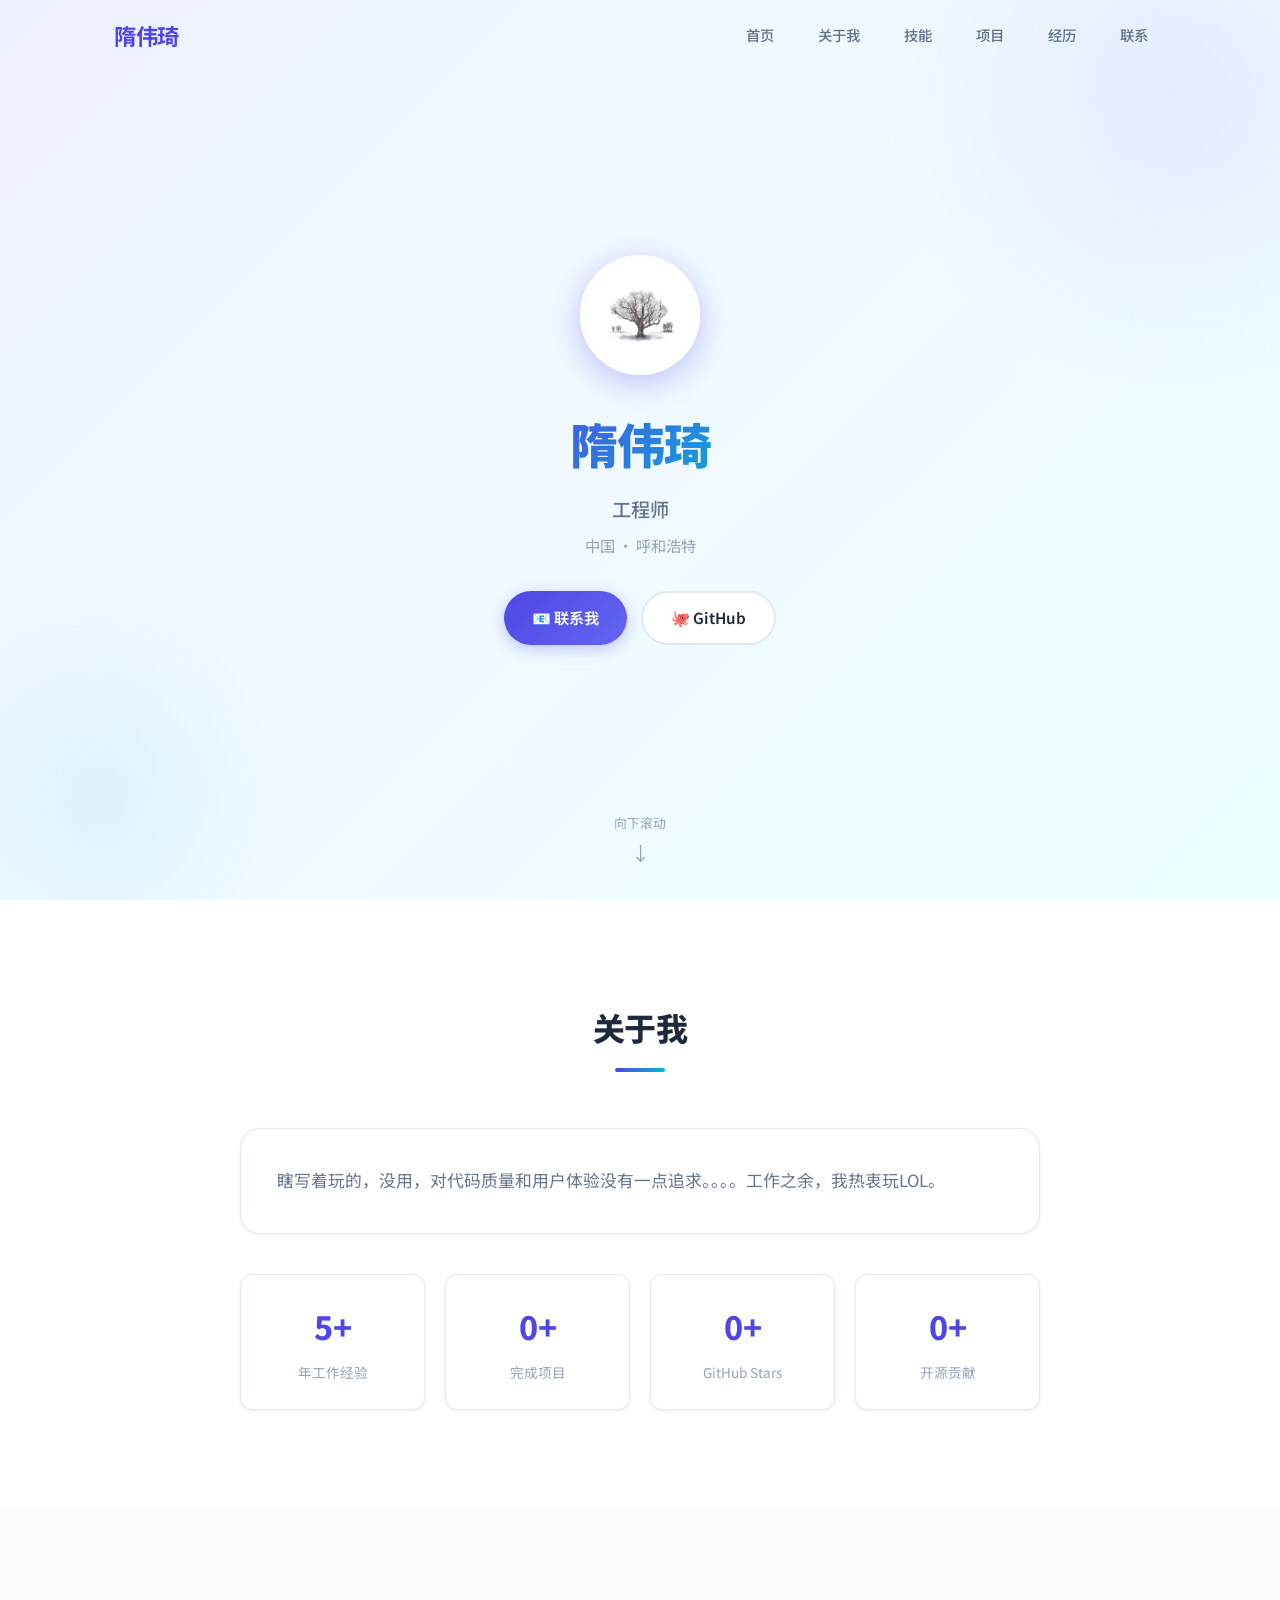
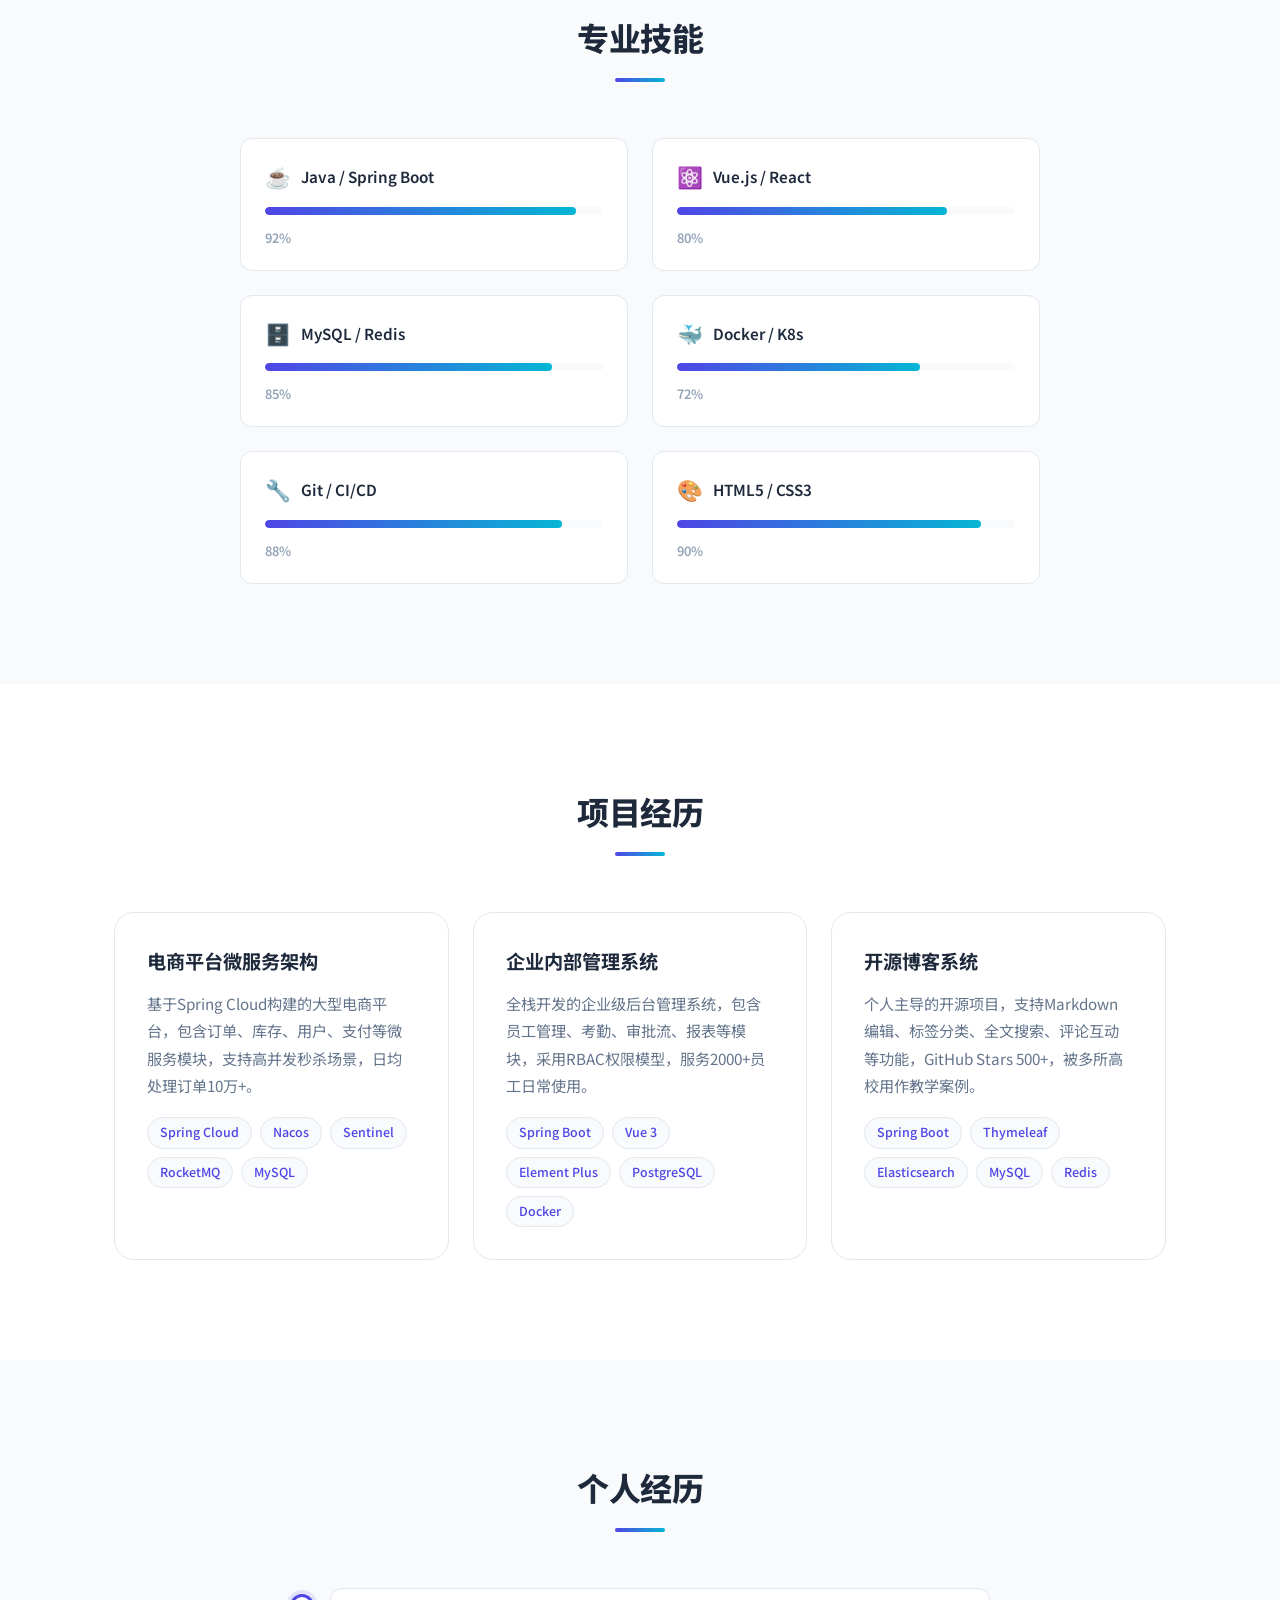
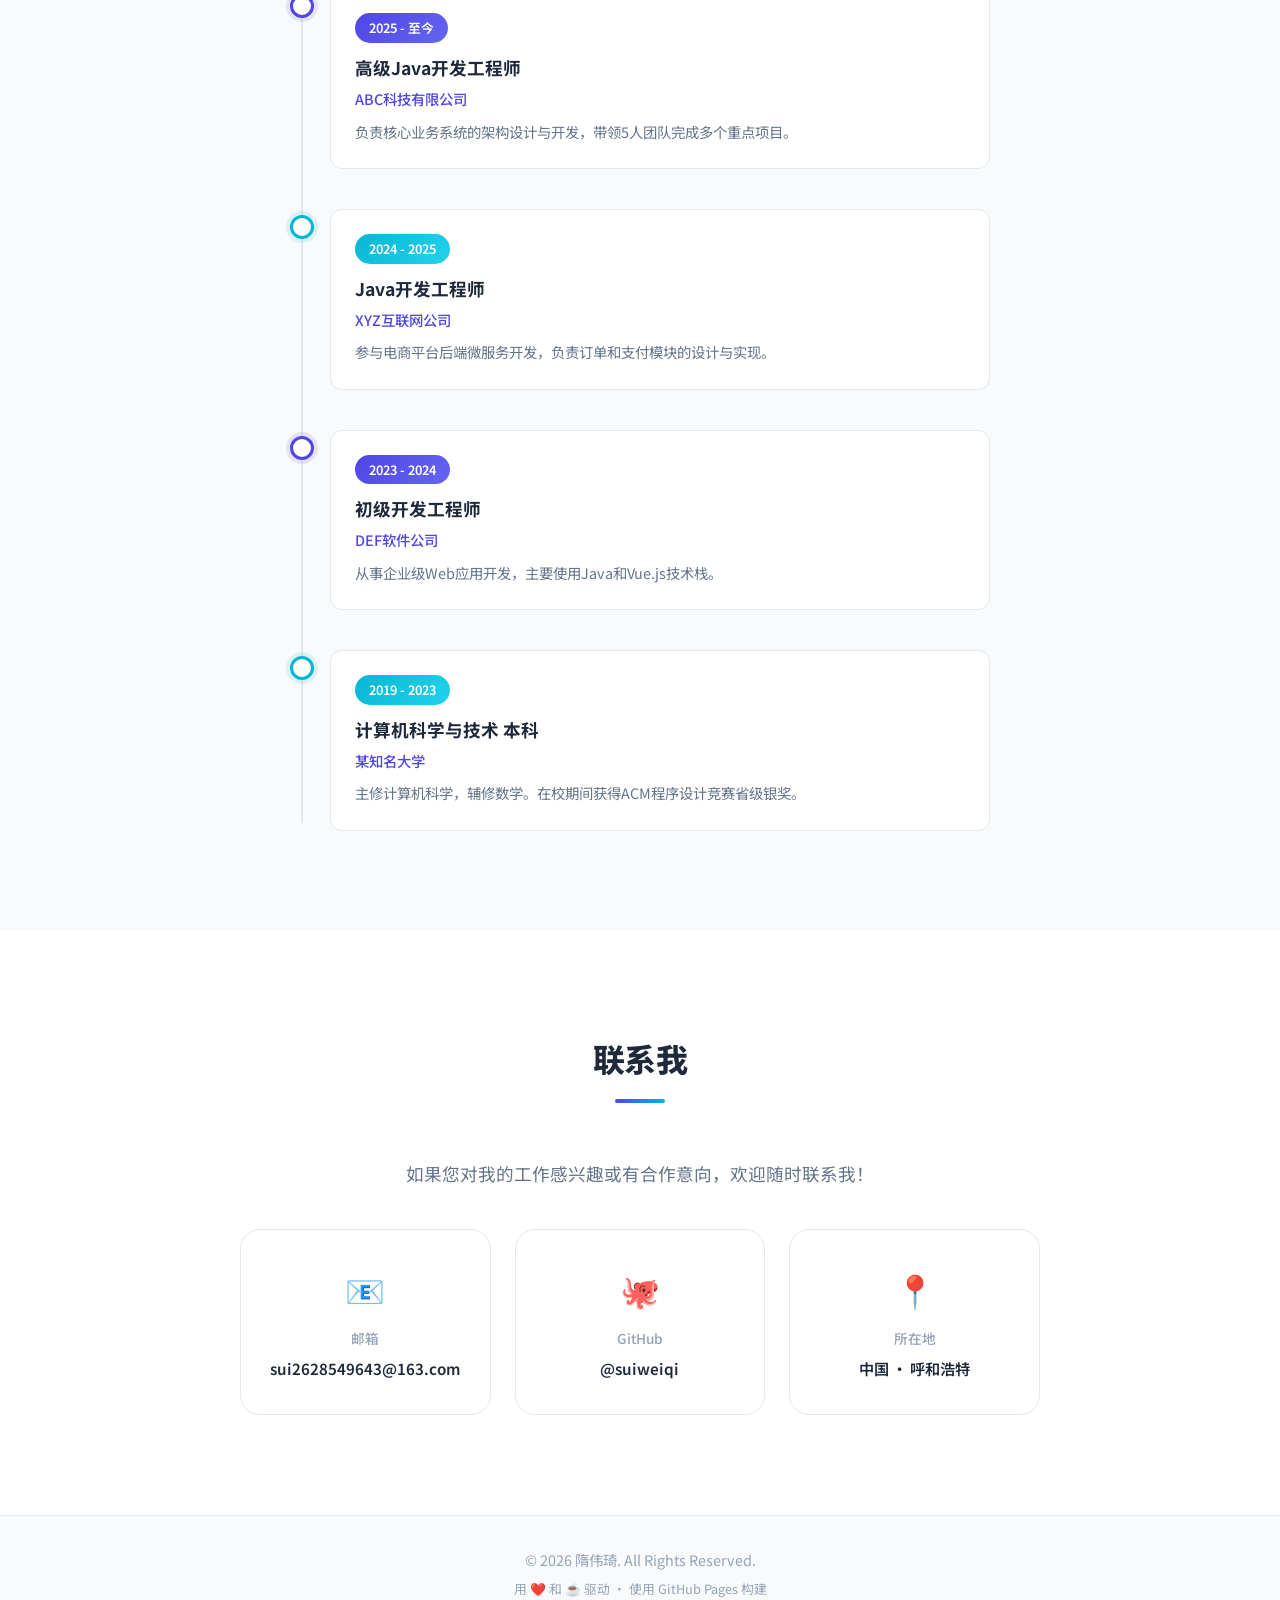
<file: docs/index.html>
<!DOCTYPE html>
<html lang="zh-CN">
<head>
    <meta charset="UTF-8">
    <meta name="viewport" content="width=device-width, initial-scale=1.0">
    <title>隋伟琦 - 个人主页</title>
    <link rel="stylesheet" href="css/style.css">
    <!-- Google Fonts: Noto Sans SC (思源黑体) -->
    <link rel="preconnect" href="https://fonts.googleapis.com">
    <link rel="preconnect" href="https://fonts.gstatic.com" crossorigin>
    <link href="https://fonts.googleapis.com/css2?family=Noto+Sans+SC:wght@300;400;500;700;900&display=swap" rel="stylesheet">
</head>
<body>
    <!-- ===== 导航栏 ===== -->
    <nav class="navbar">
        <div class="nav-container">
            <a href="#home" class="nav-logo">隋伟琦</a>
            <ul class="nav-menu">
                <li><a href="#home">首页</a></li>
                <li><a href="#about">关于我</a></li>
                <li><a href="#skills">技能</a></li>
                <li><a href="#projects">项目</a></li>
                <li><a href="#experience">经历</a></li>
                <li><a href="#contact">联系</a></li>
            </ul>
        </div>
    </nav>

    <!-- ===== 头部区域 ===== -->
    <header id="home" class="hero">
        <div class="hero-content">
            <div class="hero-avatar">
                <img class="avatar-img" src="images/avatar.jpg" alt="头像">
            </div>
            <h1 class="hero-name">隋伟琦</h1>
            <p class="hero-title">工程师</p>
            <p class="hero-location">中国 · 呼和浩特</p>
            <div class="hero-links">
                <a href="mailto:sui2628549643@163.com" class="btn btn-primary">📧 联系我</a>
                <a href="https://github.com/suiweiqi" target="_blank" class="btn btn-outline">🐙 GitHub</a>
            </div>
        </div>
        <div class="scroll-indicator">
            <span>向下滚动</span>
            <div class="scroll-arrow">↓</div>
        </div>
    </header>

    <!-- ===== 关于我 ===== -->
    <section id="about" class="section">
        <div class="container">
            <h2 class="section-title">关于我</h2>
            <div class="about-content">
                <div class="about-card">
                    <p class="about-text">瞎写着玩的，没用，对代码质量和用户体验没有一点追求。。。。工作之余，我热衷玩LOL。</p>
                </div>
                <div class="stats-grid">
                    <div class="stat-item">
                        <span class="stat-number">5+</span>
                        <span class="stat-label">年工作经验</span>
                    </div>
                    <div class="stat-item">
                        <span class="stat-number">0+</span>
                        <span class="stat-label">完成项目</span>
                    </div>
                    <div class="stat-item">
                        <span class="stat-number">0+</span>
                        <span class="stat-label">GitHub Stars</span>
                    </div>
                    <div class="stat-item">
                        <span class="stat-number">0+</span>
                        <span class="stat-label">开源贡献</span>
                    </div>
                </div>
            </div>
        </div>
    </section>

    <!-- ===== 技能 ===== -->
    <section id="skills" class="section section-alt">
        <div class="container">
            <h2 class="section-title">专业技能</h2>
            <div class="skills-grid">
                <div class="skill-item">
                    <div class="skill-header">
                        <span class="skill-icon">☕</span>
                        <span class="skill-name">Java / Spring Boot</span>
                    </div>
                    <div class="skill-bar">
                        <div class="skill-bar-fill" data-level="92" style="width: 92%"></div>
                    </div>
                    <span class="skill-percent">92%</span>
                </div>
                <div class="skill-item">
                    <div class="skill-header">
                        <span class="skill-icon">⚛️</span>
                        <span class="skill-name">Vue.js / React</span>
                    </div>
                    <div class="skill-bar">
                        <div class="skill-bar-fill" data-level="80" style="width: 80%"></div>
                    </div>
                    <span class="skill-percent">80%</span>
                </div>
                <div class="skill-item">
                    <div class="skill-header">
                        <span class="skill-icon">🗄️</span>
                        <span class="skill-name">MySQL / Redis</span>
                    </div>
                    <div class="skill-bar">
                        <div class="skill-bar-fill" data-level="85" style="width: 85%"></div>
                    </div>
                    <span class="skill-percent">85%</span>
                </div>
                <div class="skill-item">
                    <div class="skill-header">
                        <span class="skill-icon">🐳</span>
                        <span class="skill-name">Docker / K8s</span>
                    </div>
                    <div class="skill-bar">
                        <div class="skill-bar-fill" data-level="72" style="width: 72%"></div>
                    </div>
                    <span class="skill-percent">72%</span>
                </div>
                <div class="skill-item">
                    <div class="skill-header">
                        <span class="skill-icon">🔧</span>
                        <span class="skill-name">Git / CI/CD</span>
                    </div>
                    <div class="skill-bar">
                        <div class="skill-bar-fill" data-level="88" style="width: 88%"></div>
                    </div>
                    <span class="skill-percent">88%</span>
                </div>
                <div class="skill-item">
                    <div class="skill-header">
                        <span class="skill-icon">🎨</span>
                        <span class="skill-name">HTML5 / CSS3</span>
                    </div>
                    <div class="skill-bar">
                        <div class="skill-bar-fill" data-level="90" style="width: 90%"></div>
                    </div>
                    <span class="skill-percent">90%</span>
                </div>
            </div>
        </div>
    </section>

    <!-- ===== 项目 ===== -->
    <section id="projects" class="section">
        <div class="container">
            <h2 class="section-title">项目经历</h2>
            <div class="projects-grid">
                <div class="project-card">
                    <div class="project-content">
                        <h3 class="project-name">电商平台微服务架构</h3>
                        <p class="project-desc">基于Spring Cloud构建的大型电商平台，包含订单、库存、用户、支付等微服务模块，支持高并发秒杀场景，日均处理订单10万+。</p>
                        <div class="project-tech">
                            <span class="tech-tag">Spring Cloud</span>
                            <span class="tech-tag">Nacos</span>
                            <span class="tech-tag">Sentinel</span>
                            <span class="tech-tag">RocketMQ</span>
                            <span class="tech-tag">MySQL</span>
                        </div>
                    </div>
                </div>
                <div class="project-card">
                    <div class="project-content">
                        <h3 class="project-name">企业内部管理系统</h3>
                        <p class="project-desc">全栈开发的企业级后台管理系统，包含员工管理、考勤、审批流、报表等模块，采用RBAC权限模型，服务2000+员工日常使用。</p>
                        <div class="project-tech">
                            <span class="tech-tag">Spring Boot</span>
                            <span class="tech-tag">Vue 3</span>
                            <span class="tech-tag">Element Plus</span>
                            <span class="tech-tag">PostgreSQL</span>
                            <span class="tech-tag">Docker</span>
                        </div>
                    </div>
                </div>
                <div class="project-card">
                    <div class="project-content">
                        <h3 class="project-name">开源博客系统</h3>
                        <p class="project-desc">个人主导的开源项目，支持Markdown编辑、标签分类、全文搜索、评论互动等功能，GitHub Stars 500+，被多所高校用作教学案例。</p>
                        <div class="project-tech">
                            <span class="tech-tag">Spring Boot</span>
                            <span class="tech-tag">Thymeleaf</span>
                            <span class="tech-tag">Elasticsearch</span>
                            <span class="tech-tag">MySQL</span>
                            <span class="tech-tag">Redis</span>
                        </div>
                    </div>
                </div>
            </div>
        </div>
    </section>

    <!-- ===== 经历时间线 ===== -->
    <section id="experience" class="section section-alt">
        <div class="container">
            <h2 class="section-title">个人经历</h2>
            <div class="timeline">
                <div class="timeline-item">
                    <div class="timeline-marker"></div>
                    <div class="timeline-content">
                        <span class="timeline-year">2025 - 至今</span>
                        <h3 class="timeline-title">高级Java开发工程师</h3>
                        <span class="timeline-org">ABC科技有限公司</span>
                        <p class="timeline-desc">负责核心业务系统的架构设计与开发，带领5人团队完成多个重点项目。</p>
                    </div>
                </div>
                <div class="timeline-item">
                    <div class="timeline-marker"></div>
                    <div class="timeline-content">
                        <span class="timeline-year">2024 - 2025</span>
                        <h3 class="timeline-title">Java开发工程师</h3>
                        <span class="timeline-org">XYZ互联网公司</span>
                        <p class="timeline-desc">参与电商平台后端微服务开发，负责订单和支付模块的设计与实现。</p>
                    </div>
                </div>
                <div class="timeline-item">
                    <div class="timeline-marker"></div>
                    <div class="timeline-content">
                        <span class="timeline-year">2023 - 2024</span>
                        <h3 class="timeline-title">初级开发工程师</h3>
                        <span class="timeline-org">DEF软件公司</span>
                        <p class="timeline-desc">从事企业级Web应用开发，主要使用Java和Vue.js技术栈。</p>
                    </div>
                </div>
                <div class="timeline-item">
                    <div class="timeline-marker"></div>
                    <div class="timeline-content">
                        <span class="timeline-year">2019 - 2023</span>
                        <h3 class="timeline-title">计算机科学与技术 本科</h3>
                        <span class="timeline-org">某知名大学</span>
                        <p class="timeline-desc">主修计算机科学，辅修数学。在校期间获得ACM程序设计竞赛省级银奖。</p>
                    </div>
                </div>
            </div>
        </div>
    </section>

    <!-- ===== 联系方式 ===== -->
    <section id="contact" class="section">
        <div class="container">
            <h2 class="section-title">联系我</h2>
            <div class="contact-content">
                <p class="contact-intro">如果您对我的工作感兴趣或有合作意向，欢迎随时联系我！</p>
                <div class="contact-cards">
                    <a href="mailto:sui2628549643@163.com" class="contact-card">
                        <span class="contact-icon">📧</span>
                        <span class="contact-label">邮箱</span>
                        <span class="contact-value">sui2628549643@163.com</span>
                    </a>
                    <a href="https://github.com/suiweiqi" target="_blank" class="contact-card">
                        <span class="contact-icon">🐙</span>
                        <span class="contact-label">GitHub</span>
                        <span class="contact-value">@suiweiqi</span>
                    </a>
                    <div class="contact-card">
                        <span class="contact-icon">📍</span>
                        <span class="contact-label">所在地</span>
                        <span class="contact-value">中国 · 呼和浩特</span>
                    </div>
                </div>
            </div>
        </div>
    </section>

    <!-- ===== 页脚 ===== -->
    <footer class="footer">
        <div class="container">
            <p>&copy; 2026 隋伟琦. All Rights Reserved.</p>
            <p class="footer-subtitle">用 ❤️ 和 ☕ 驱动 · 使用 GitHub Pages 构建</p>
        </div>
    </footer>

    <!-- 滚动动画脚本 -->
    <script>
        // 平滑滚动到锚点
        document.querySelectorAll('a[href^="#"]').forEach(anchor => {
            anchor.addEventListener('click', function(e) {
                e.preventDefault();
                const target = document.querySelector(this.getAttribute('href'));
                if (target) {
                    target.scrollIntoView({ behavior: 'smooth', block: 'start' });
                }
            });
        });

        // 导航栏滚动效果
        const navbar = document.querySelector('.navbar');
        window.addEventListener('scroll', () => {
            if (window.scrollY > 80) {
                navbar.classList.add('scrolled');
            } else {
                navbar.classList.remove('scrolled');
            }
        });

        // 技能条滚动入场动画
        const skillObserver = new IntersectionObserver((entries) => {
            entries.forEach(entry => {
                if (entry.isIntersecting) {
                    const fills = entry.target.querySelectorAll('.skill-bar-fill');
                    fills.forEach(fill => {
                        const level = fill.getAttribute('data-level');
                        fill.style.width = level + '%';
                    });
                }
            });
        }, { threshold: 0.3 });

        const skillsSection = document.querySelector('#skills');
        if (skillsSection) {
            skillObserver.observe(skillsSection);
        }

        // 时间线入场动画
        const timelineObserver = new IntersectionObserver((entries) => {
            entries.forEach(entry => {
                if (entry.isIntersecting) {
                    entry.target.classList.add('visible');
                }
            });
        }, { threshold: 0.2 });

        document.querySelectorAll('.timeline-item').forEach(item => {
            timelineObserver.observe(item);
        });

        // 项目卡片入场动画
        const projectObserver = new IntersectionObserver((entries) => {
            entries.forEach(entry => {
                if (entry.isIntersecting) {
                    entry.target.classList.add('visible');
                }
            });
        }, { threshold: 0.1 });

        document.querySelectorAll('.project-card').forEach(card => {
            projectObserver.observe(card);
        });
    </script>
</body>
</html>
</file>
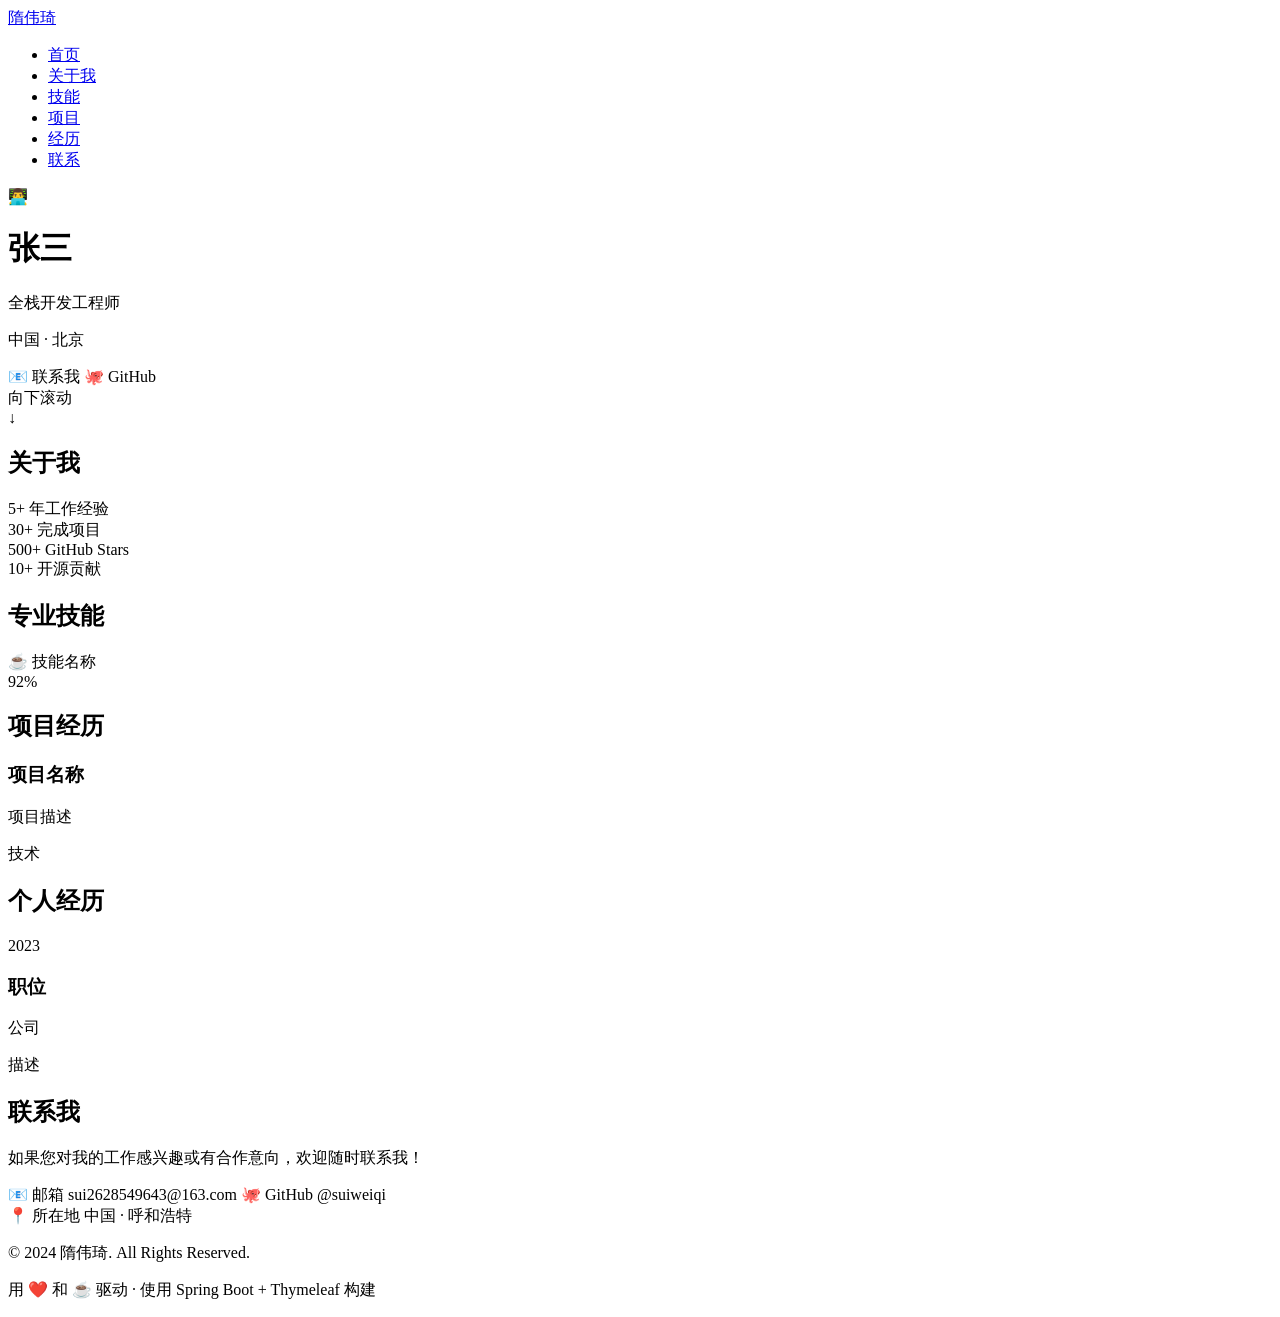
<file: src/main/resources/templates/index.html>
<!DOCTYPE html>
<html lang="zh-CN" xmlns:th="http://www.thymeleaf.org">
<head>
    <meta charset="UTF-8">
    <meta name="viewport" content="width=device-width, initial-scale=1.0">
    <title th:text="${name} + ' - 个人主页'">个人主页</title>
    <link rel="stylesheet" th:href="@{/css/style.css}">
    <!-- Google Fonts: Noto Sans SC (思源黑体) -->
    <link rel="preconnect" href="https://fonts.googleapis.com">
    <link rel="preconnect" href="https://fonts.gstatic.com" crossorigin>
    <link href="https://fonts.googleapis.com/css2?family=Noto+Sans+SC:wght@300;400;500;700;900&display=swap" rel="stylesheet">
</head>
<body>
    <!-- ===== 导航栏 ===== -->
    <nav class="navbar">
        <div class="nav-container">
            <a href="#home" class="nav-logo" th:text="${name}">隋伟琦</a>
            <ul class="nav-menu">
                <li><a href="#home">首页</a></li>
                <li><a href="#about">关于我</a></li>
                <li><a href="#skills">技能</a></li>
                <li><a href="#projects">项目</a></li>
                <li><a href="#experience">经历</a></li>
                <li><a href="#contact">联系</a></li>
            </ul>
        </div>
    </nav>

    <!-- ===== 头部区域 ===== -->
    <header id="home" class="hero">
        <div class="hero-content">
            <div class="hero-avatar">
                <div class="avatar-placeholder">👨‍💻</div>
            </div>
            <h1 class="hero-name" th:text="${name}">张三</h1>
            <p class="hero-title" th:text="${title}">全栈开发工程师</p>
            <p class="hero-location" th:text="${location}">中国 · 北京</p>
            <div class="hero-links">
                <a th:href="${'mailto:' + email}" class="btn btn-primary">📧 联系我</a>
                <a th:href="${github}" target="_blank" class="btn btn-outline">🐙 GitHub</a>
            </div>
        </div>
        <div class="scroll-indicator">
            <span>向下滚动</span>
            <div class="scroll-arrow">↓</div>
        </div>
    </header>

    <!-- ===== 关于我 ===== -->
    <section id="about" class="section">
        <div class="container">
            <h2 class="section-title">关于我</h2>
            <div class="about-content">
                <div class="about-card">
                    <p class="about-text" th:text="${aboutMe}"></p>
                </div>
                <div class="stats-grid">
                    <div class="stat-item">
                        <span class="stat-number">5+</span>
                        <span class="stat-label">年工作经验</span>
                    </div>
                    <div class="stat-item">
                        <span class="stat-number">30+</span>
                        <span class="stat-label">完成项目</span>
                    </div>
                    <div class="stat-item">
                        <span class="stat-number">500+</span>
                        <span class="stat-label">GitHub Stars</span>
                    </div>
                    <div class="stat-item">
                        <span class="stat-number">10+</span>
                        <span class="stat-label">开源贡献</span>
                    </div>
                </div>
            </div>
        </div>
    </section>

    <!-- ===== 技能 ===== -->
    <section id="skills" class="section section-alt">
        <div class="container">
            <h2 class="section-title">专业技能</h2>
            <div class="skills-grid">
                <div class="skill-item" th:each="skill : ${skills}">
                    <div class="skill-header">
                        <span class="skill-icon" th:text="${skill.icon}">☕</span>
                        <span class="skill-name" th:text="${skill.name}">技能名称</span>
                    </div>
                    <div class="skill-bar">
                        <div class="skill-bar-fill"
                             th:attr="data-level=${skill.level}"
                             th:style="'width: ' + ${skill.level} + '%'"></div>
                    </div>
                    <span class="skill-percent" th:text="${skill.level} + '%'">92%</span>
                </div>
            </div>
        </div>
    </section>

    <!-- ===== 项目 ===== -->
    <section id="projects" class="section">
        <div class="container">
            <h2 class="section-title">项目经历</h2>
            <div class="projects-grid">
                <div class="project-card" th:each="project : ${projects}">
                    <div class="project-content">
                        <h3 class="project-name" th:text="${project.name}">项目名称</h3>
                        <p class="project-desc" th:text="${project.desc}">项目描述</p>
                        <div class="project-tech">
                            <span th:each="t : ${project.tech.split(' · ')}"
                                  class="tech-tag" th:text="${t}">技术</span>
                        </div>
                    </div>
                </div>
            </div>
        </div>
    </section>

    <!-- ===== 经历时间线 ===== -->
    <section id="experience" class="section section-alt">
        <div class="container">
            <h2 class="section-title">个人经历</h2>
            <div class="timeline">
                <div class="timeline-item" th:each="item : ${timeline}">
                    <div class="timeline-marker"></div>
                    <div class="timeline-content">
                        <span class="timeline-year" th:text="${item.year}">2023</span>
                        <h3 class="timeline-title" th:text="${item.title}">职位</h3>
                        <span class="timeline-org" th:text="${item.org}">公司</span>
                        <p class="timeline-desc" th:text="${item.desc}">描述</p>
                    </div>
                </div>
            </div>
        </div>
    </section>

    <!-- ===== 联系方式 ===== -->
    <section id="contact" class="section">
        <div class="container">
            <h2 class="section-title">联系我</h2>
            <div class="contact-content">
                <p class="contact-intro">如果您对我的工作感兴趣或有合作意向，欢迎随时联系我！</p>
                <div class="contact-cards">
                    <a th:href="${'mailto:' + email}" class="contact-card">
                        <span class="contact-icon">📧</span>
                        <span class="contact-label">邮箱</span>
                        <span class="contact-value" th:text="${email}">sui2628549643@163.com</span>
                    </a>
                    <a th:href="${github}" target="_blank" class="contact-card">
                        <span class="contact-icon">🐙</span>
                        <span class="contact-label">GitHub</span>
                        <span class="contact-value">@suiweiqi</span>
                    </a>
                    <div class="contact-card">
                        <span class="contact-icon">📍</span>
                        <span class="contact-label">所在地</span>
                        <span class="contact-value" th:text="${location}">中国 · 呼和浩特</span>
                    </div>
                </div>
            </div>
        </div>
    </section>

    <!-- ===== 页脚 ===== -->
    <footer class="footer">
        <div class="container">
            <p>&copy; <span th:text="${currentYear}">2024</span> <span th:text="${name}">隋伟琦</span>. All Rights Reserved.</p>
            <p class="footer-subtitle">用 ❤️ 和 ☕ 驱动 · 使用 Spring Boot + Thymeleaf 构建</p>
        </div>
    </footer>

    <!-- 滚动动画脚本 -->
    <script th:inline="javascript">
        // 平滑滚动到锚点
        document.querySelectorAll('a[href^="#"]').forEach(anchor => {
            anchor.addEventListener('click', function(e) {
                e.preventDefault();
                const target = document.querySelector(this.getAttribute('href'));
                if (target) {
                    target.scrollIntoView({ behavior: 'smooth', block: 'start' });
                }
            });
        });

        // 导航栏滚动效果
        const navbar = document.querySelector('.navbar');
        window.addEventListener('scroll', () => {
            if (window.scrollY > 80) {
                navbar.classList.add('scrolled');
            } else {
                navbar.classList.remove('scrolled');
            }
        });

        // 技能条滚动入场动画
        const skillObserver = new IntersectionObserver((entries) => {
            entries.forEach(entry => {
                if (entry.isIntersecting) {
                    const fills = entry.target.querySelectorAll('.skill-bar-fill');
                    fills.forEach(fill => {
                        const level = fill.getAttribute('data-level');
                        fill.style.width = level + '%';
                    });
                }
            });
        }, { threshold: 0.3 });

        const skillsSection = document.querySelector('#skills');
        if (skillsSection) {
            skillObserver.observe(skillsSection);
        }

        // 时间线入场动画
        const timelineObserver = new IntersectionObserver((entries) => {
            entries.forEach(entry => {
                if (entry.isIntersecting) {
                    entry.target.classList.add('visible');
                }
            });
        }, { threshold: 0.2 });

        document.querySelectorAll('.timeline-item').forEach(item => {
            timelineObserver.observe(item);
        });

        // 项目卡片入场动画
        const projectObserver = new IntersectionObserver((entries) => {
            entries.forEach(entry => {
                if (entry.isIntersecting) {
                    entry.target.classList.add('visible');
                }
            });
        }, { threshold: 0.1 });

        document.querySelectorAll('.project-card').forEach(card => {
            projectObserver.observe(card);
        });
    </script>
</body>
</html>
</file>
<file: docs/css/style.css>
/* ============================================
   个人主页样式 - Personal Webpage Style
   ============================================ */

/* ----- CSS 变量 ----- */
:root {
    --primary: #4f46e5;
    --primary-light: #6366f1;
    --primary-dark: #3730a3;
    --accent: #06b6d4;
    --bg: #ffffff;
    --bg-alt: #f8fafc;
    --bg-card: #ffffff;
    --text: #1e293b;
    --text-light: #64748b;
    --text-muted: #94a3b8;
    --border: #e2e8f0;
    --shadow-sm: 0 1px 3px rgba(0, 0, 0, 0.08);
    --shadow-md: 0 4px 20px rgba(0, 0, 0, 0.1);
    --shadow-lg: 0 10px 40px rgba(0, 0, 0, 0.12);
    --radius: 12px;
    --radius-lg: 20px;
    --transition: 0.3s cubic-bezier(0.4, 0, 0.2, 1);
    --max-width: 1100px;
}

/* ----- 基础重置 ----- */
*, *::before, *::after {
    margin: 0;
    padding: 0;
    box-sizing: border-box;
}

html {
    scroll-behavior: smooth;
    scroll-padding-top: 80px;
}

body {
    font-family: 'Noto Sans SC', -apple-system, BlinkMacSystemFont, 'Segoe UI', sans-serif;
    color: var(--text);
    background: var(--bg);
    line-height: 1.7;
    -webkit-font-smoothing: antialiased;
}

a {
    text-decoration: none;
    color: inherit;
}

ul {
    list-style: none;
}

.container {
    max-width: var(--max-width);
    margin: 0 auto;
    padding: 0 24px;
}

/* ----- 导航栏 ----- */
.navbar {
    position: fixed;
    top: 0;
    left: 0;
    right: 0;
    z-index: 1000;
    padding: 16px 0;
    transition: var(--transition);
    background: transparent;
}

.navbar.scrolled {
    background: rgba(255, 255, 255, 0.9);
    backdrop-filter: blur(16px);
    -webkit-backdrop-filter: blur(16px);
    box-shadow: var(--shadow-sm);
    padding: 10px 0;
}

.nav-container {
    max-width: var(--max-width);
    margin: 0 auto;
    padding: 0 24px;
    display: flex;
    justify-content: space-between;
    align-items: center;
}

.nav-logo {
    font-size: 1.4rem;
    font-weight: 700;
    color: var(--primary);
    letter-spacing: -0.5px;
}

.nav-menu {
    display: flex;
    gap: 8px;
}

.nav-menu a {
    padding: 8px 18px;
    border-radius: 8px;
    font-size: 0.9rem;
    font-weight: 500;
    color: var(--text-light);
    transition: var(--transition);
}

.nav-menu a:hover {
    color: var(--primary);
    background: rgba(79, 70, 229, 0.06);
}

/* ----- 头部区域 ----- */
.hero {
    min-height: 100vh;
    display: flex;
    flex-direction: column;
    align-items: center;
    justify-content: center;
    text-align: center;
    position: relative;
    background: linear-gradient(135deg, #eef2ff 0%, #f0f9ff 50%, #ecfeff 100%);
    overflow: hidden;
}

.hero::before {
    content: '';
    position: absolute;
    width: 600px;
    height: 600px;
    background: radial-gradient(circle, rgba(79, 70, 229, 0.08) 0%, transparent 70%);
    top: -200px;
    right: -200px;
    border-radius: 50%;
}

.hero::after {
    content: '';
    position: absolute;
    width: 400px;
    height: 400px;
    background: radial-gradient(circle, rgba(6, 182, 212, 0.08) 0%, transparent 70%);
    bottom: -100px;
    left: -100px;
    border-radius: 50%;
}

.hero-content {
    position: relative;
    z-index: 1;
}

.hero-avatar {
    margin-bottom: 28px;
}

.avatar-placeholder {
    width: 120px;
    height: 120px;
    border-radius: 50%;
    background: linear-gradient(135deg, var(--primary), var(--accent));
    display: flex;
    align-items: center;
    justify-content: center;
    font-size: 3rem;
    margin: 0 auto;
    box-shadow: 0 8px 30px rgba(79, 70, 229, 0.3);
    animation: float 3s ease-in-out infinite;
}

.avatar-img {
    width: 120px;
    height: 120px;
    border-radius: 50%;
    object-fit: cover;
    display: block;
    margin: 0 auto;
    border: 3px solid white;
    box-shadow: 0 8px 30px rgba(79, 70, 229, 0.3);
    animation: float 3s ease-in-out infinite;
}

@keyframes float {
    0%, 100% { transform: translateY(0); }
    50% { transform: translateY(-10px); }
}

.hero-name {
    font-size: 3rem;
    font-weight: 900;
    background: linear-gradient(135deg, var(--primary) 0%, var(--accent) 100%);
    -webkit-background-clip: text;
    -webkit-text-fill-color: transparent;
    background-clip: text;
    margin-bottom: 8px;
    letter-spacing: -1px;
}

.hero-title {
    font-size: 1.2rem;
    color: var(--text-light);
    font-weight: 500;
    margin-bottom: 8px;
}

.hero-location {
    font-size: 0.95rem;
    color: var(--text-muted);
    margin-bottom: 32px;
}

.hero-links {
    display: flex;
    gap: 14px;
    justify-content: center;
    flex-wrap: wrap;
}

/* ----- 按钮 ----- */
.btn {
    display: inline-flex;
    align-items: center;
    gap: 6px;
    padding: 12px 28px;
    border-radius: 50px;
    font-size: 0.95rem;
    font-weight: 600;
    transition: var(--transition);
    cursor: pointer;
}

.btn-primary {
    background: linear-gradient(135deg, var(--primary), var(--primary-light));
    color: white;
    box-shadow: 0 4px 15px rgba(79, 70, 229, 0.3);
}

.btn-primary:hover {
    transform: translateY(-2px);
    box-shadow: 0 6px 25px rgba(79, 70, 229, 0.4);
}

.btn-outline {
    border: 2px solid var(--border);
    color: var(--text);
    background: white;
}

.btn-outline:hover {
    border-color: var(--primary);
    color: var(--primary);
    transform: translateY(-2px);
}

/* ----- 滚动指示器 ----- */
.scroll-indicator {
    position: absolute;
    bottom: 30px;
    display: flex;
    flex-direction: column;
    align-items: center;
    gap: 4px;
    color: var(--text-muted);
    font-size: 0.8rem;
    animation: bounce 2s infinite;
}

.scroll-arrow {
    font-size: 1.2rem;
}

@keyframes bounce {
    0%, 20%, 50%, 80%, 100% { transform: translateY(0); }
    40% { transform: translateY(8px); }
    60% { transform: translateY(4px); }
}

/* ----- 通用区块 ----- */
.section {
    padding: 100px 0;
}

.section-alt {
    background: var(--bg-alt);
}

.section-title {
    font-size: 2rem;
    font-weight: 800;
    text-align: center;
    margin-bottom: 56px;
    position: relative;
    letter-spacing: -0.5px;
}

.section-title::after {
    content: '';
    display: block;
    width: 50px;
    height: 4px;
    background: linear-gradient(90deg, var(--primary), var(--accent));
    border-radius: 2px;
    margin: 14px auto 0;
}

/* ----- 关于我 ----- */
.about-content {
    max-width: 800px;
    margin: 0 auto;
}

.about-card {
    background: var(--bg-card);
    border: 1px solid var(--border);
    border-radius: var(--radius-lg);
    padding: 36px;
    margin-bottom: 40px;
    box-shadow: var(--shadow-sm);
}

.about-text {
    font-size: 1.05rem;
    color: var(--text-light);
    line-height: 1.9;
    text-align: justify;
}

.stats-grid {
    display: grid;
    grid-template-columns: repeat(4, 1fr);
    gap: 20px;
}

.stat-item {
    background: var(--bg-card);
    border: 1px solid var(--border);
    border-radius: var(--radius);
    padding: 24px;
    text-align: center;
    transition: var(--transition);
    box-shadow: var(--shadow-sm);
}

.stat-item:hover {
    transform: translateY(-4px);
    box-shadow: var(--shadow-md);
    border-color: var(--primary-light);
}

.stat-number {
    display: block;
    font-size: 2rem;
    font-weight: 800;
    color: var(--primary);
    margin-bottom: 4px;
}

.stat-label {
    font-size: 0.85rem;
    color: var(--text-muted);
}

/* ----- 技能 ----- */
.skills-grid {
    display: grid;
    grid-template-columns: repeat(2, 1fr);
    gap: 24px;
    max-width: 800px;
    margin: 0 auto;
}

.skill-item {
    background: var(--bg-card);
    border: 1px solid var(--border);
    border-radius: var(--radius);
    padding: 20px 24px;
    transition: var(--transition);
}

.skill-item:hover {
    border-color: var(--primary-light);
    box-shadow: var(--shadow-sm);
}

.skill-header {
    display: flex;
    align-items: center;
    gap: 10px;
    margin-bottom: 12px;
}

.skill-icon {
    font-size: 1.3rem;
}

.skill-name {
    font-size: 0.95rem;
    font-weight: 600;
    color: var(--text);
}

.skill-bar {
    height: 8px;
    background: var(--bg-alt);
    border-radius: 4px;
    overflow: hidden;
    margin-bottom: 8px;
}

.skill-bar-fill {
    height: 100%;
    background: linear-gradient(90deg, var(--primary), var(--accent));
    border-radius: 4px;
    width: 0;
    transition: width 1s ease-in-out 0.2s;
}

.skill-percent {
    font-size: 0.8rem;
    color: var(--text-muted);
    font-weight: 600;
}

/* ----- 项目 ----- */
.projects-grid {
    display: grid;
    grid-template-columns: repeat(auto-fit, minmax(320px, 1fr));
    gap: 24px;
}

.project-card {
    background: var(--bg-card);
    border: 1px solid var(--border);
    border-radius: var(--radius-lg);
    padding: 32px;
    transition: var(--transition);
    opacity: 0;
    transform: translateY(20px);
}

.project-card.visible {
    opacity: 1;
    transform: translateY(0);
    transition: opacity 0.5s, transform 0.5s;
}

.project-card:nth-child(1).visible { transition-delay: 0.1s; }
.project-card:nth-child(2).visible { transition-delay: 0.2s; }
.project-card:nth-child(3).visible { transition-delay: 0.3s; }

.project-card:hover {
    transform: translateY(-4px);
    box-shadow: var(--shadow-md);
    border-color: var(--primary-light);
}

.project-name {
    font-size: 1.2rem;
    font-weight: 700;
    margin-bottom: 12px;
    color: var(--text);
}

.project-desc {
    font-size: 0.95rem;
    color: var(--text-light);
    line-height: 1.8;
    margin-bottom: 18px;
}

.project-tech {
    display: flex;
    flex-wrap: wrap;
    gap: 8px;
}

.tech-tag {
    display: inline-block;
    padding: 4px 12px;
    background: var(--bg-alt);
    border-radius: 50px;
    font-size: 0.78rem;
    color: var(--primary);
    font-weight: 500;
    border: 1px solid var(--border);
}

/* ----- 时间线 ----- */
.timeline {
    max-width: 700px;
    margin: 0 auto;
    position: relative;
    padding-left: 40px;
}

.timeline::before {
    content: '';
    position: absolute;
    left: 11px;
    top: 8px;
    bottom: 8px;
    width: 2px;
    background: var(--border);
    border-radius: 1px;
}

.timeline-item {
    position: relative;
    margin-bottom: 40px;
    opacity: 0;
    transform: translateX(-20px);
}

.timeline-item.visible {
    opacity: 1;
    transform: translateX(0);
    transition: opacity 0.5s, transform 0.5s;
}

.timeline-item:nth-child(1) { transition-delay: 0.1s; }
.timeline-item:nth-child(2) { transition-delay: 0.2s; }
.timeline-item:nth-child(3) { transition-delay: 0.3s; }
.timeline-item:nth-child(4) { transition-delay: 0.4s; }

.timeline-item:last-child {
    margin-bottom: 0;
}

.timeline-marker {
    position: absolute;
    left: -40px;
    top: 6px;
    width: 24px;
    height: 24px;
    border-radius: 50%;
    background: var(--bg);
    border: 3px solid var(--primary);
    box-shadow: 0 0 0 4px rgba(79, 70, 229, 0.12);
    z-index: 1;
}

.timeline-item:nth-child(even) .timeline-marker {
    border-color: var(--accent);
    box-shadow: 0 0 0 4px rgba(6, 182, 212, 0.12);
}

.timeline-content {
    background: var(--bg-card);
    border: 1px solid var(--border);
    border-radius: var(--radius);
    padding: 24px;
    transition: var(--transition);
}

.timeline-content:hover {
    box-shadow: var(--shadow-md);
    border-color: var(--primary-light);
}

.timeline-year {
    display: inline-block;
    padding: 4px 14px;
    background: linear-gradient(135deg, var(--primary), var(--primary-light));
    color: white;
    border-radius: 50px;
    font-size: 0.8rem;
    font-weight: 600;
    margin-bottom: 10px;
}

.timeline-item:nth-child(even) .timeline-year {
    background: linear-gradient(135deg, var(--accent), #22d3ee);
}

.timeline-title {
    font-size: 1.1rem;
    font-weight: 700;
    margin-bottom: 4px;
}

.timeline-org {
    display: block;
    font-size: 0.9rem;
    color: var(--primary);
    font-weight: 500;
    margin-bottom: 8px;
}

.timeline-desc {
    font-size: 0.9rem;
    color: var(--text-light);
    line-height: 1.7;
}

/* ----- 联系 ----- */
.contact-content {
    text-align: center;
}

.contact-intro {
    font-size: 1.1rem;
    color: var(--text-light);
    margin-bottom: 40px;
}

.contact-cards {
    display: grid;
    grid-template-columns: repeat(3, 1fr);
    gap: 24px;
    max-width: 800px;
    margin: 0 auto;
}

.contact-card {
    display: flex;
    flex-direction: column;
    align-items: center;
    gap: 6px;
    padding: 32px 20px;
    background: var(--bg-card);
    border: 1px solid var(--border);
    border-radius: var(--radius-lg);
    transition: var(--transition);
    text-decoration: none;
    color: inherit;
}

a.contact-card:hover {
    transform: translateY(-4px);
    box-shadow: var(--shadow-md);
    border-color: var(--primary-light);
}

.contact-icon {
    font-size: 2rem;
    margin-bottom: 4px;
}

.contact-label {
    font-size: 0.85rem;
    color: var(--text-muted);
    font-weight: 500;
}

.contact-value {
    font-size: 0.95rem;
    color: var(--text);
    font-weight: 600;
}

/* ----- 页脚 ----- */
.footer {
    background: var(--bg-alt);
    border-top: 1px solid var(--border);
    padding: 32px 0;
    text-align: center;
}

.footer p {
    font-size: 0.9rem;
    color: var(--text-muted);
}

.footer-subtitle {
    margin-top: 6px;
    font-size: 0.8rem !important;
}

/* ----- 响应式设计 ----- */
@media (max-width: 768px) {
    .nav-menu {
        display: none; /* 移动端隐藏菜单（可扩展汉堡菜单） */
    }

    .hero-name {
        font-size: 2rem;
    }

    .section {
        padding: 60px 0;
    }

    .section-title {
        font-size: 1.6rem;
    }

    .stats-grid {
        grid-template-columns: repeat(2, 1fr);
        gap: 12px;
    }

    .skills-grid {
        grid-template-columns: 1fr;
    }

    .projects-grid {
        grid-template-columns: 1fr;
    }

    .contact-cards {
        grid-template-columns: 1fr;
    }

    .about-card {
        padding: 24px;
    }

    .timeline {
        padding-left: 32px;
    }
}

@media (max-width: 480px) {
    .hero-name {
        font-size: 1.6rem;
    }

    .hero-links {
        flex-direction: column;
        align-items: center;
    }

    .btn {
        width: 200px;
        justify-content: center;
    }

    .stats-grid {
        grid-template-columns: 1fr 1fr;
        gap: 10px;
    }

    .stat-item {
        padding: 16px;
    }

    .stat-number {
        font-size: 1.5rem;
    }
}
</file>
